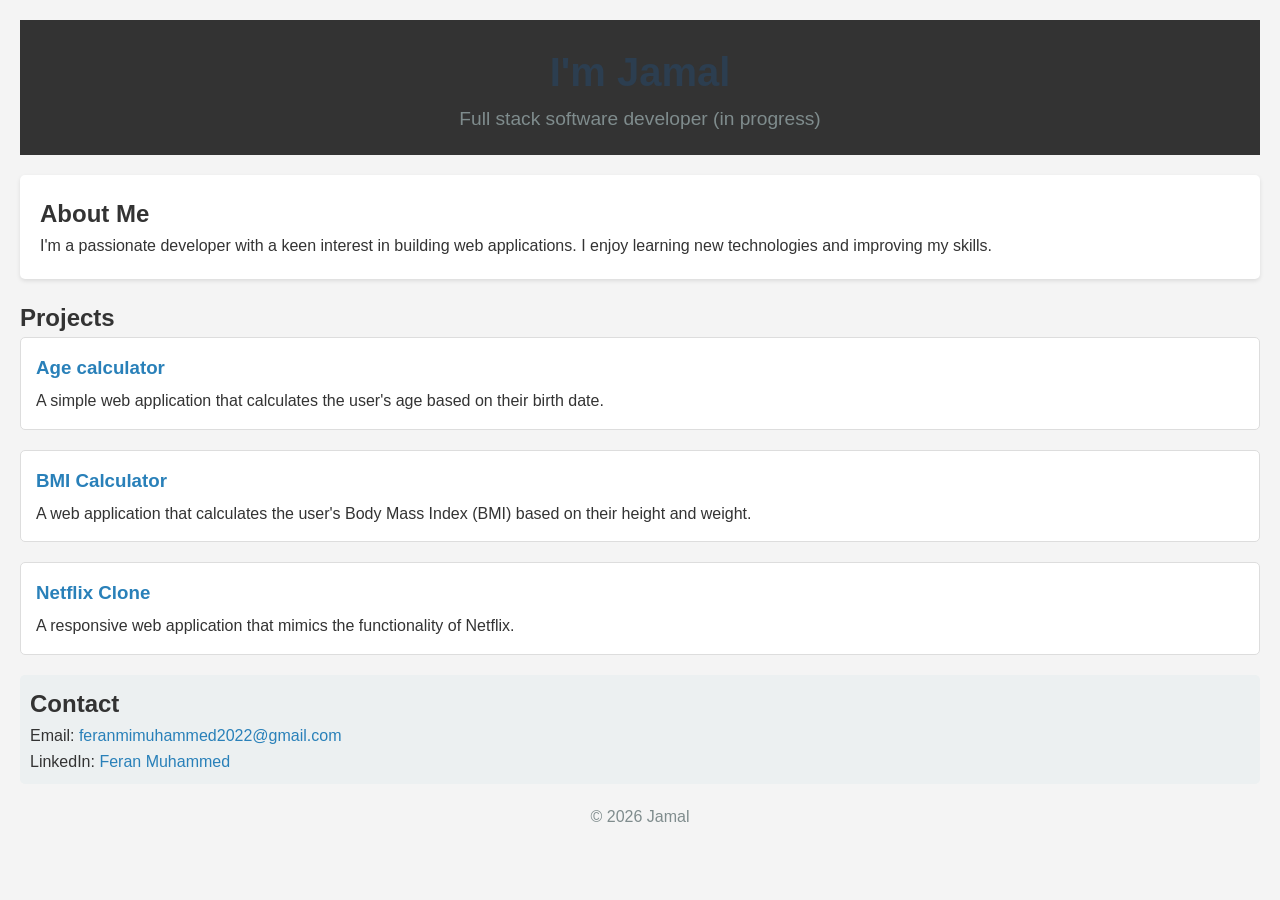
<file: index.html>
<!DOCTYPE html>
<html lang="en">
<head>
    <meta charset="UTF-8">
    <meta name="viewport" content="width=device-width, initial-scale=1.0">
    <title>Jamal's Portfolio</title>
    <link rel="stylesheet" href="styles.css">
</head>
<body>
    <header>
        <h1>I'm Jamal</h1>
        <p>Full stack software developer (in progress)</p>
    </header>
    <section id="about">
        <h2>About Me</h2>
        <p>I'm a passionate developer with a keen interest in building web applications. I enjoy learning new technologies and improving my skills.</p> 
    </section>
    <section id="projects">
        <h2>Projects</h2>
        <div class="project">
            <h3>Age calculator</h3>
            <p>A simple web application that calculates the user's age based on their birth date.</p>
        </div>
        <div class="project">
            <h3>BMI Calculator</h3>
            <p>A web application that calculates the user's Body Mass Index (BMI) based on their height and weight.</p>
        </div>
        <div class="project">
            <h3>Netflix Clone</h3>
            <p>A responsive web application that mimics the functionality of Netflix.</p>
        </div>
    </section>
    <section id="contact">
        <h2>Contact</h2>
        <p>Email: <a href="mailto: feranmimuhammed2022@gmail.com">feranmimuhammed2022@gmail.com</a></p>
        <p>LinkedIn: <a href="https://www.linkedin.com/in/feran-muhammed-79b3b325a/" target="_blank">Feran Muhammed</a></p>
    </section>

</body>
<footer>
    <p>&copy; 2026 Jamal</p>
</footer>

</html>
</file>
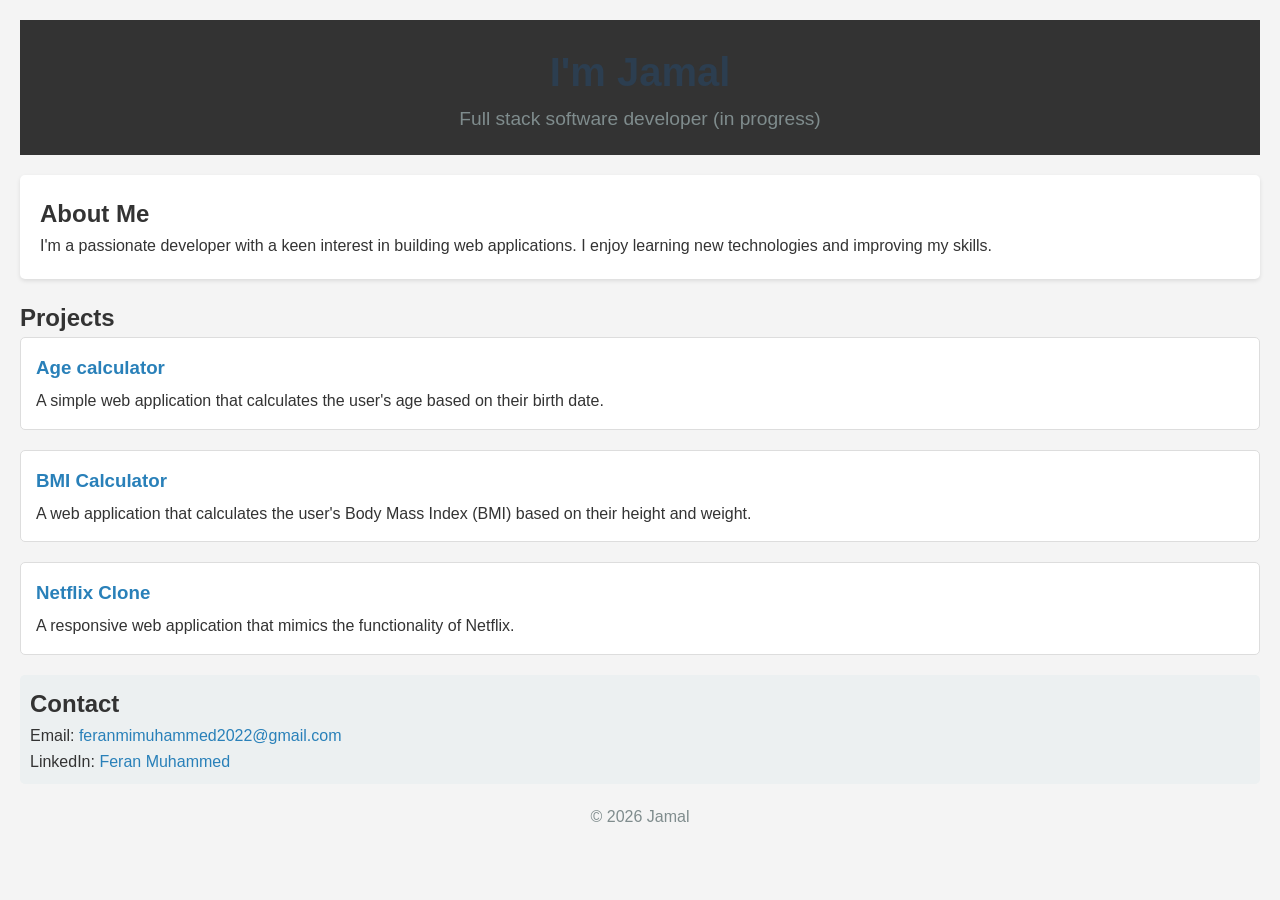
<file: Class-Work/index.html>
<!DOCTYPE html>
<html lang="en">
<head>
    <meta charset="UTF-8">
    <meta name="viewport" content="width=device-width, initial-scale=1.0">
    <title>Jamal's Portfolio</title>
    <link rel="stylesheet" href="styles.css">
</head>
<body>
    <header>
        <h1>I'm Jamal</h1>
        <p>Full stack software developer (in progress)</p>
    </header>
    <section id="about">
        <h2>About Me</h2>
        <p>I'm a passionate developer with a keen interest in building web applications. I enjoy learning new technologies and improving my skills.</p> 
    </section>
    <section id="projects">
        <h2>Projects</h2>
        <div class="project">
            <h3>Age calculator</h3>
            <p>A simple web application that calculates the user's age based on their birth date.</p>
        </div>
        <div class="project">
            <h3>BMI Calculator</h3>
            <p>A web application that calculates the user's Body Mass Index (BMI) based on their height and weight.</p>
        </div>
        <div class="project">
            <h3>Netflix Clone</h3>
            <p>A responsive web application that mimics the functionality of Netflix.</p>
        </div>
    </section>
    <section id="contact">
        <h2>Contact</h2>
        <p>Email: <a href="mailto: feranmimuhammed2022@gmail.com">feranmimuhammed2022@gmail.com</a></p>
        <p>LinkedIn: <a href="https://www.linkedin.com/in/feran-muhammed-79b3b325a/" target="_blank">Feran Muhammed</a></p>
    </section>

</body>
<footer>
    <p>&copy; 2026 Jamal</p>
</footer>

</html>
</file>
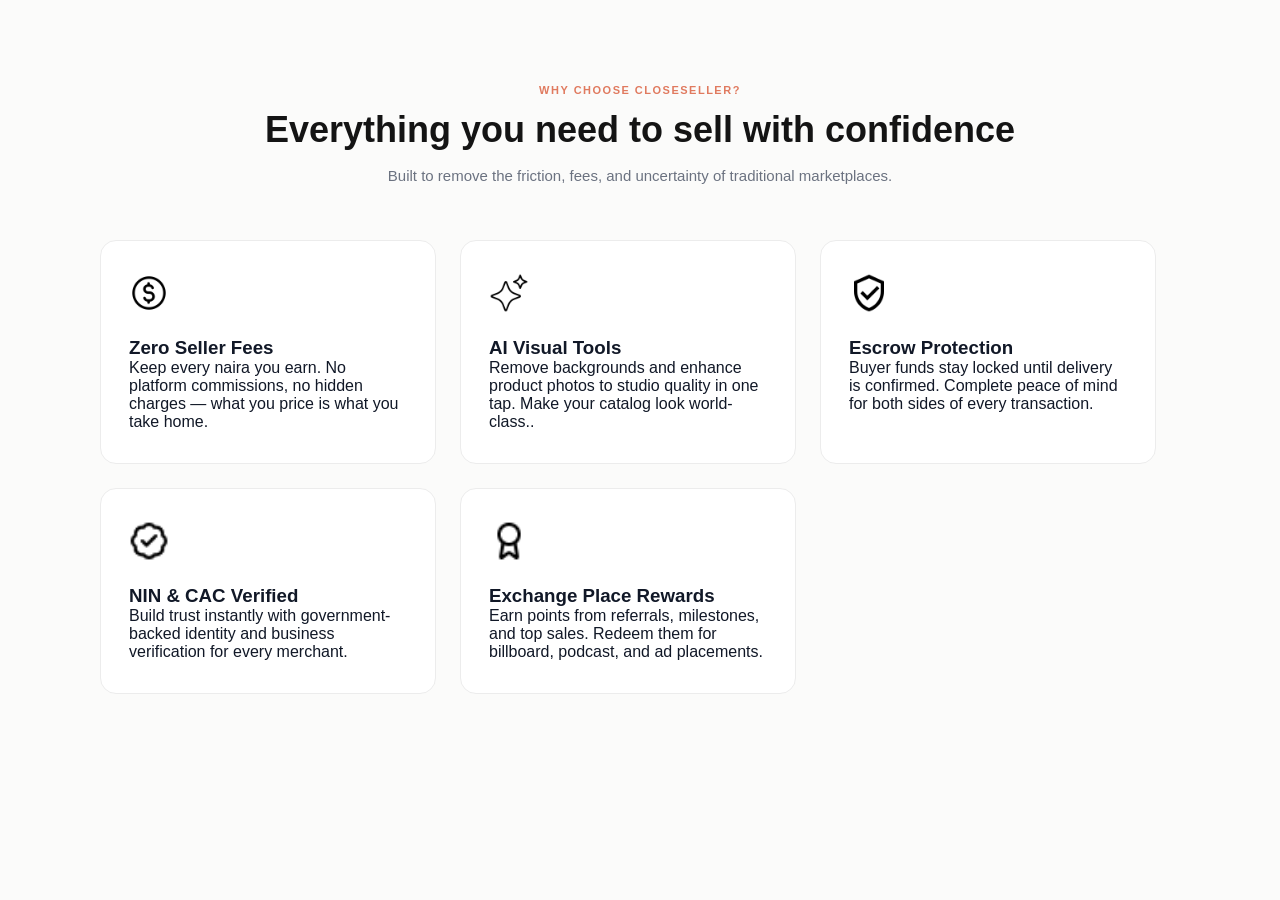
<file: closesellerclone.html>
<!DOCTYPE html>
<html lang="en">
<head>
    <meta charset="UTF-8">
    <meta name="viewport" content="width=device-width, initial-scale=1.0">
    <title>CloseSeller</title>
    <link rel="stylesheet" href="closesellerclone.css">
</head>
<body>
    <section class="features-section">
        <div class="container">
            <div class="section-header">
                <span class="eyebrow">Why Choose CloseSeller?</span>
                <h2>Everything you need to sell with confidence</h2>
                <p>Built to remove the friction, fees, and uncertainty of traditional marketplaces.</p>
            </div>
            <div class="features-grid">
                <div class="feature-card">
                    <img src="dollar.png" alt="Feature 1">
                    <h3>Zero Seller Fees</h3>
                    <p>Keep every naira you earn. No platform commissions, no hidden charges — what you price is what you take home.</p>
                </div>
                <div class="feature-card">
                    <img src="stars.png" alt="Feature 2">
                    <h3>AI Visual Tools</h3>
                    <p>Remove backgrounds and enhance product photos to studio quality in one tap. Make your catalog look world-class..</p>
                </div>
                <div class="feature-card">
                    <img src="shield.png" alt="Feature 3">
                    <h3>Escrow Protection</h3>
                    <p>Buyer funds stay locked until delivery is confirmed. Complete peace of mind for both sides of every transaction.</p>
                </div>
                <div class="feature-card">
                    <img src="badge-check.png" alt="Feature 4">
                    <h3>NIN & CAC Verified</h3>
                    <p>Build trust instantly with government-backed identity and business verification for every merchant.</p>
                </div>
                    <div class="feature-card">
                        <img src="award.png" alt="Feature 5">
                        <h3>Exchange Place Rewards</h3>
                        <p>Earn points from referrals, milestones, and top sales. Redeem them for billboard, podcast, and ad placements.</p>
                    </div>
                    </div>
                    </div>
                    </section>
</body>
</html>
</file>
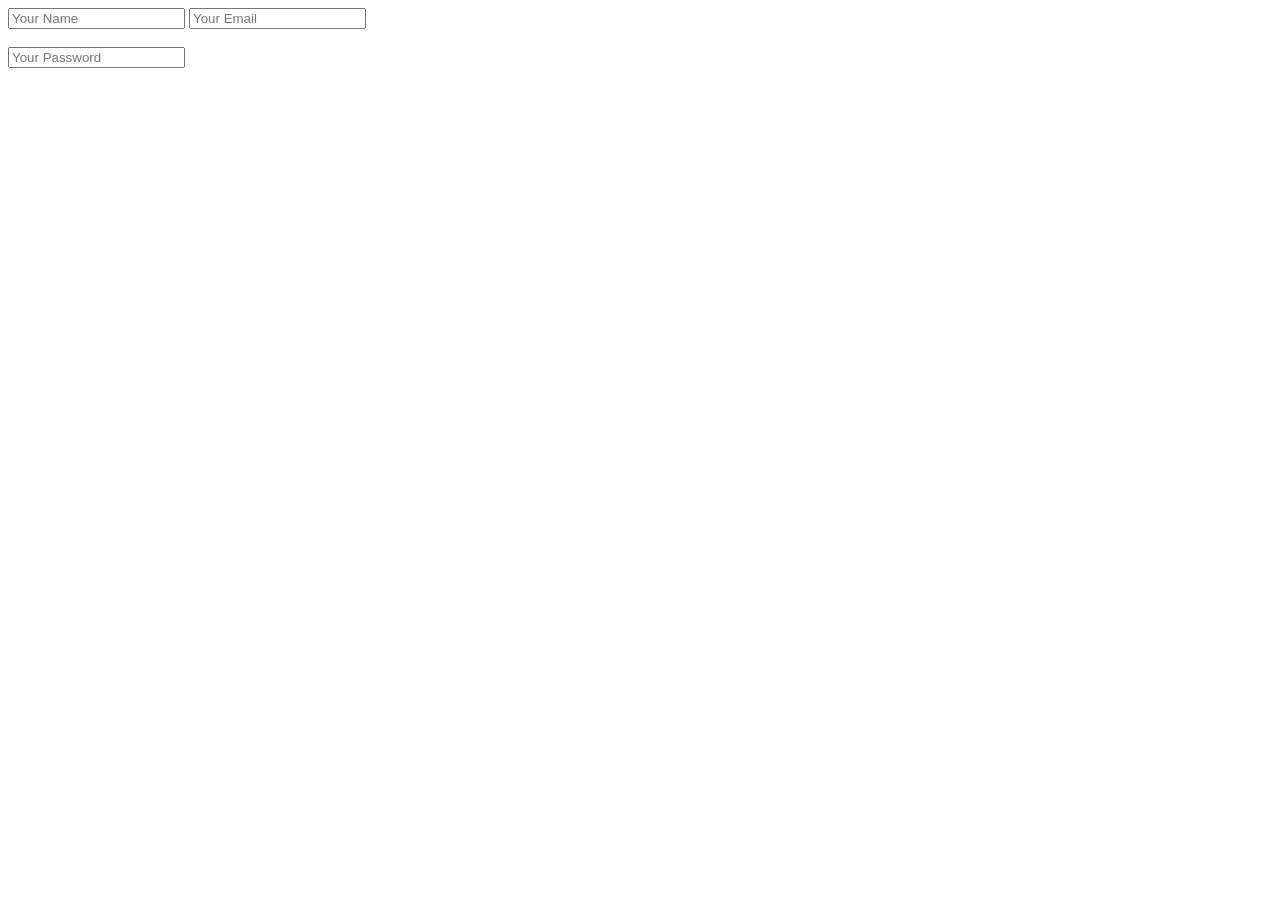
<file: form.html>
<!DOCTYPE html>
<html lang="en">
<head>
    <meta charset="UTF-8">
    <meta name="viewport" content="width=device-width, initial-scale=1.0">
    <title>Form</title>
</head>
<body>
    <form>
        <input type="text" id="name" name="name" placeholder="Your Name">
        <input type="email" id="email" name="email" placeholder="Your Email"><br><br>
        <input type="password" id="password" name="password" placeholder="Your Password"><br><br>
    </form>
</body>
</html>
</file>
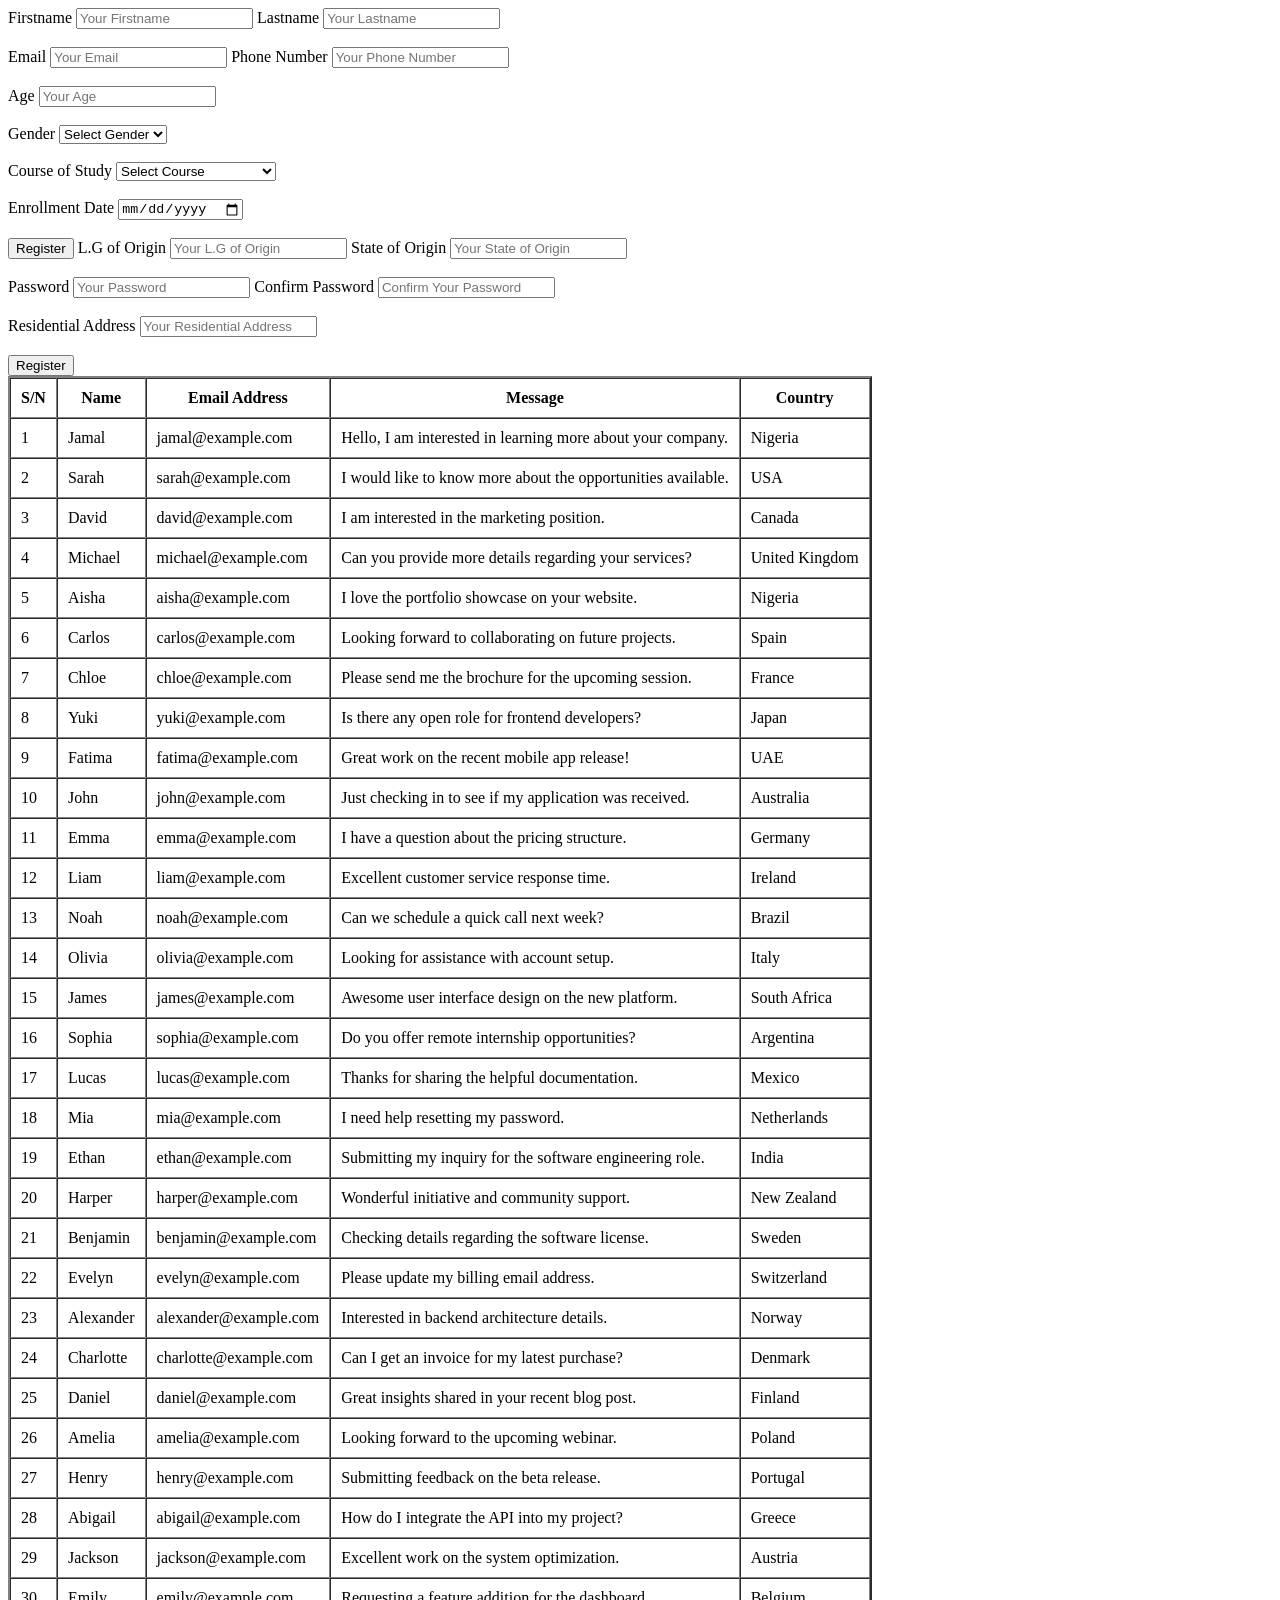
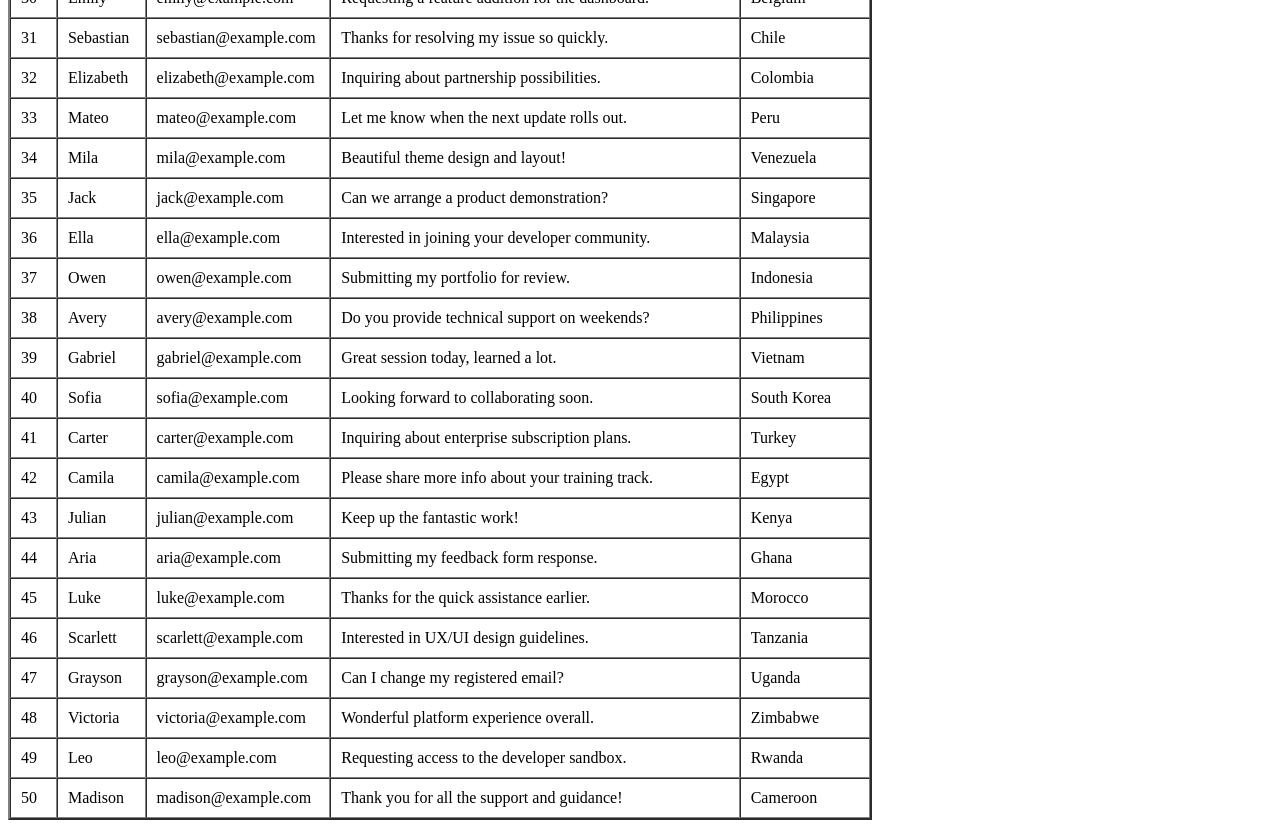
<file: Registeration_form.html>
<!doctype html>
<html lang="en">
  <head>
    <meta charset="UTF-8" />
    <meta name="viewport" content="width=device-width, initial-scale=1.0" />
    <title>Registration</title>
  </head>
  <body>
    <form>
      <label for="Firstname"> Firstname</label>
      <input
        type="text"
        id="Firstname"
        name="Firstname"
        placeholder="Your Firstname"
        required
      />
      <label for="Lastname"> Lastname</label>
      <input
        type="text"
        id="Lastname"
        name="Lastname"
        placeholder="Your Lastname"
        required
      /><br /><br />
      <label for="email"> Email</label>
      <input
        type="email"
        id="email"
        name="email"
        placeholder="Your Email"
        required
      />
      <label for="phone"> Phone Number</label>
      <input
        type="tel"
        id="phone"
        name="phone"
        placeholder="Your Phone Number"
        required
      /><br /><br />
      <label for="age"> Age</label>
      <input
        type="number"
        id="age"
        name="age"
        placeholder="Your Age"
        required
      /><br /><br />
      <label for="gender"> Gender</label>
      <select id="gender" name="gender" required>
        <option value="">Select Gender</option>
        <option value="male">Male</option>
        <option value="female">Female</option>
        <option value="other">Other</option></select
      ><br /><br />
      <label for="Course of Study"> Course of Study</label>
      <select id="course" name="course" required>
        <option value="">Select Course</option>
        <option value="computer science">Computer Science</option>
        <option value="information technology">Information Technology</option>
        <option value="software engineering">
          Software Engineering
        </option></select
      ><br /><br />
      <label for="Enrollment Date"> Enrollment Date</label>
      <input
        type="date"
        id="Enrollment Date"
        name="Enrollment Date"
      /><br /><br />
      <input type="submit" value="Register" />
      <label for="L.G of Origin"> L.G of Origin</label>
      <input
        type="text"
        id="L.G of Origin"
        name="L.G of Origin"
        placeholder="Your L.G of Origin"
        required
      />
      <label for="State of Origin"> State of Origin</label>
      <input
        type="text"
        id="State of Origin"
        name="State of Origin"
        placeholder="Your State of Origin"
        required
      /><br /><br />
      <label for="password"> Password</label>
      <input
        type="password"
        id="password"
        name="password"
        placeholder="Your Password"
        required
      />
      <label for="confirm_password"> Confirm Password</label>
      <input
        type="password"
        id="confirm_password"
        name="confirm_password"
        placeholder="Confirm Your Password"
        required
      /><br /><br />
      <label for="residential address"> Residential Address</label>
      <input
        type="text"
        id="residential address"
        name="residential address"
        placeholder="Your Residential Address"
        required
      /><br /><br />
      <button type="submit">Register</button>
    </form>

    <table border="2" cellpadding="10" cellspacing="0">
      <tr>
        <th>S/N</th>
        <th>Name</th>
        <th>Email Address</th>
        <th>Message</th>
        <th>Country</th>
      </tr>
      <tr>
        <td>1</td>
        <td>Jamal</td>
        <td>jamal@example.com</td>
        <td>Hello, I am interested in learning more about your company.</td>
        <td>Nigeria</td>
      </tr>
      <tr>
        <td>2</td>
        <td>Sarah</td>
        <td>sarah@example.com</td>
        <td>I would like to know more about the opportunities available.</td>
        <td>USA</td>
      </tr>
      <tr>
        <td>3</td>
        <td>David</td>
        <td>david@example.com</td>
        <td>I am interested in the marketing position.</td>
        <td>Canada</td>
      </tr>
      <tr>
        <td>4</td>
        <td>Michael</td>
        <td>michael@example.com</td>
        <td>Can you provide more details regarding your services?</td>
        <td>United Kingdom</td>
      </tr>
      <tr>
        <td>5</td>
        <td>Aisha</td>
        <td>aisha@example.com</td>
        <td>I love the portfolio showcase on your website.</td>
        <td>Nigeria</td>
      </tr>
      <tr>
        <td>6</td>
        <td>Carlos</td>
        <td>carlos@example.com</td>
        <td>Looking forward to collaborating on future projects.</td>
        <td>Spain</td>
      </tr>
      <tr>
        <td>7</td>
        <td>Chloe</td>
        <td>chloe@example.com</td>
        <td>Please send me the brochure for the upcoming session.</td>
        <td>France</td>
      </tr>
      <tr>
        <td>8</td>
        <td>Yuki</td>
        <td>yuki@example.com</td>
        <td>Is there any open role for frontend developers?</td>
        <td>Japan</td>
      </tr>
      <tr>
        <td>9</td>
        <td>Fatima</td>
        <td>fatima@example.com</td>
        <td>Great work on the recent mobile app release!</td>
        <td>UAE</td>
      </tr>
      <tr>
        <td>10</td>
        <td>John</td>
        <td>john@example.com</td>
        <td>Just checking in to see if my application was received.</td>
        <td>Australia</td>
      </tr>
      <tr>
        <td>11</td>
        <td>Emma</td>
        <td>emma@example.com</td>
        <td>I have a question about the pricing structure.</td>
        <td>Germany</td>
      </tr>
      <tr>
        <td>12</td>
        <td>Liam</td>
        <td>liam@example.com</td>
        <td>Excellent customer service response time.</td>
        <td>Ireland</td>
      </tr>
      <tr>
        <td>13</td>
        <td>Noah</td>
        <td>noah@example.com</td>
        <td>Can we schedule a quick call next week?</td>
        <td>Brazil</td>
      </tr>
      <tr>
        <td>14</td>
        <td>Olivia</td>
        <td>olivia@example.com</td>
        <td>Looking for assistance with account setup.</td>
        <td>Italy</td>
      </tr>
      <tr>
        <td>15</td>
        <td>James</td>
        <td>james@example.com</td>
        <td>Awesome user interface design on the new platform.</td>
        <td>South Africa</td>
      </tr>
      <tr>
        <td>16</td>
        <td>Sophia</td>
        <td>sophia@example.com</td>
        <td>Do you offer remote internship opportunities?</td>
        <td>Argentina</td>
      </tr>
      <tr>
        <td>17</td>
        <td>Lucas</td>
        <td>lucas@example.com</td>
        <td>Thanks for sharing the helpful documentation.</td>
        <td>Mexico</td>
      </tr>
      <tr>
        <td>18</td>
        <td>Mia</td>
        <td>mia@example.com</td>
        <td>I need help resetting my password.</td>
        <td>Netherlands</td>
      </tr>
      <tr>
        <td>19</td>
        <td>Ethan</td>
        <td>ethan@example.com</td>
        <td>Submitting my inquiry for the software engineering role.</td>
        <td>India</td>
      </tr>
      <tr>
        <td>20</td>
        <td>Harper</td>
        <td>harper@example.com</td>
        <td>Wonderful initiative and community support.</td>
        <td>New Zealand</td>
      </tr>
      <tr>
        <td>21</td>
        <td>Benjamin</td>
        <td>benjamin@example.com</td>
        <td>Checking details regarding the software license.</td>
        <td>Sweden</td>
      </tr>
      <tr>
        <td>22</td>
        <td>Evelyn</td>
        <td>evelyn@example.com</td>
        <td>Please update my billing email address.</td>
        <td>Switzerland</td>
      </tr>
      <tr>
        <td>23</td>
        <td>Alexander</td>
        <td>alexander@example.com</td>
        <td>Interested in backend architecture details.</td>
        <td>Norway</td>
      </tr>
      <tr>
        <td>24</td>
        <td>Charlotte</td>
        <td>charlotte@example.com</td>
        <td>Can I get an invoice for my latest purchase?</td>
        <td>Denmark</td>
      </tr>
      <tr>
        <td>25</td>
        <td>Daniel</td>
        <td>daniel@example.com</td>
        <td>Great insights shared in your recent blog post.</td>
        <td>Finland</td>
      </tr>
      <tr>
        <td>26</td>
        <td>Amelia</td>
        <td>amelia@example.com</td>
        <td>Looking forward to the upcoming webinar.</td>
        <td>Poland</td>
      </tr>
      <tr>
        <td>27</td>
        <td>Henry</td>
        <td>henry@example.com</td>
        <td>Submitting feedback on the beta release.</td>
        <td>Portugal</td>
      </tr>
      <tr>
        <td>28</td>
        <td>Abigail</td>
        <td>abigail@example.com</td>
        <td>How do I integrate the API into my project?</td>
        <td>Greece</td>
      </tr>
      <tr>
        <td>29</td>
        <td>Jackson</td>
        <td>jackson@example.com</td>
        <td>Excellent work on the system optimization.</td>
        <td>Austria</td>
      </tr>
      <tr>
        <td>30</td>
        <td>Emily</td>
        <td>emily@example.com</td>
        <td>Requesting a feature addition for the dashboard.</td>
        <td>Belgium</td>
      </tr>
      <tr>
        <td>31</td>
        <td>Sebastian</td>
        <td>sebastian@example.com</td>
        <td>Thanks for resolving my issue so quickly.</td>
        <td>Chile</td>
      </tr>
      <tr>
        <td>32</td>
        <td>Elizabeth</td>
        <td>elizabeth@example.com</td>
        <td>Inquiring about partnership possibilities.</td>
        <td>Colombia</td>
      </tr>
      <tr>
        <td>33</td>
        <td>Mateo</td>
        <td>mateo@example.com</td>
        <td>Let me know when the next update rolls out.</td>
        <td>Peru</td>
      </tr>
      <tr>
        <td>34</td>
        <td>Mila</td>
        <td>mila@example.com</td>
        <td>Beautiful theme design and layout!</td>
        <td>Venezuela</td>
      </tr>
      <tr>
        <td>35</td>
        <td>Jack</td>
        <td>jack@example.com</td>
        <td>Can we arrange a product demonstration?</td>
        <td>Singapore</td>
      </tr>
      <tr>
        <td>36</td>
        <td>Ella</td>
        <td>ella@example.com</td>
        <td>Interested in joining your developer community.</td>
        <td>Malaysia</td>
      </tr>
      <tr>
        <td>37</td>
        <td>Owen</td>
        <td>owen@example.com</td>
        <td>Submitting my portfolio for review.</td>
        <td>Indonesia</td>
      </tr>
      <tr>
        <td>38</td>
        <td>Avery</td>
        <td>avery@example.com</td>
        <td>Do you provide technical support on weekends?</td>
        <td>Philippines</td>
      </tr>
      <tr>
        <td>39</td>
        <td>Gabriel</td>
        <td>gabriel@example.com</td>
        <td>Great session today, learned a lot.</td>
        <td>Vietnam</td>
      </tr>
      <tr>
        <td>40</td>
        <td>Sofia</td>
        <td>sofia@example.com</td>
        <td>Looking forward to collaborating soon.</td>
        <td>South Korea</td>
      </tr>
      <tr>
        <td>41</td>
        <td>Carter</td>
        <td>carter@example.com</td>
        <td>Inquiring about enterprise subscription plans.</td>
        <td>Turkey</td>
      </tr>
      <tr>
        <td>42</td>
        <td>Camila</td>
        <td>camila@example.com</td>
        <td>Please share more info about your training track.</td>
        <td>Egypt</td>
      </tr>
      <tr>
        <td>43</td>
        <td>Julian</td>
        <td>julian@example.com</td>
        <td>Keep up the fantastic work!</td>
        <td>Kenya</td>
      </tr>
      <tr>
        <td>44</td>
        <td>Aria</td>
        <td>aria@example.com</td>
        <td>Submitting my feedback form response.</td>
        <td>Ghana</td>
      </tr>
      <tr>
        <td>45</td>
        <td>Luke</td>
        <td>luke@example.com</td>
        <td>Thanks for the quick assistance earlier.</td>
        <td>Morocco</td>
      </tr>
      <tr>
        <td>46</td>
        <td>Scarlett</td>
        <td>scarlett@example.com</td>
        <td>Interested in UX/UI design guidelines.</td>
        <td>Tanzania</td>
      </tr>
      <tr>
        <td>47</td>
        <td>Grayson</td>
        <td>grayson@example.com</td>
        <td>Can I change my registered email?</td>
        <td>Uganda</td>
      </tr>
      <tr>
        <td>48</td>
        <td>Victoria</td>
        <td>victoria@example.com</td>
        <td>Wonderful platform experience overall.</td>
        <td>Zimbabwe</td>
      </tr>
      <tr>
        <td>49</td>
        <td>Leo</td>
        <td>leo@example.com</td>
        <td>Requesting access to the developer sandbox.</td>
        <td>Rwanda</td>
      </tr>
      <tr>
        <td>50</td>
        <td>Madison</td>
        <td>madison@example.com</td>
        <td>Thank you for all the support and guidance!</td>
        <td>Cameroon</td>
      </tr>
    </table>
  </body>
</html>
</file>
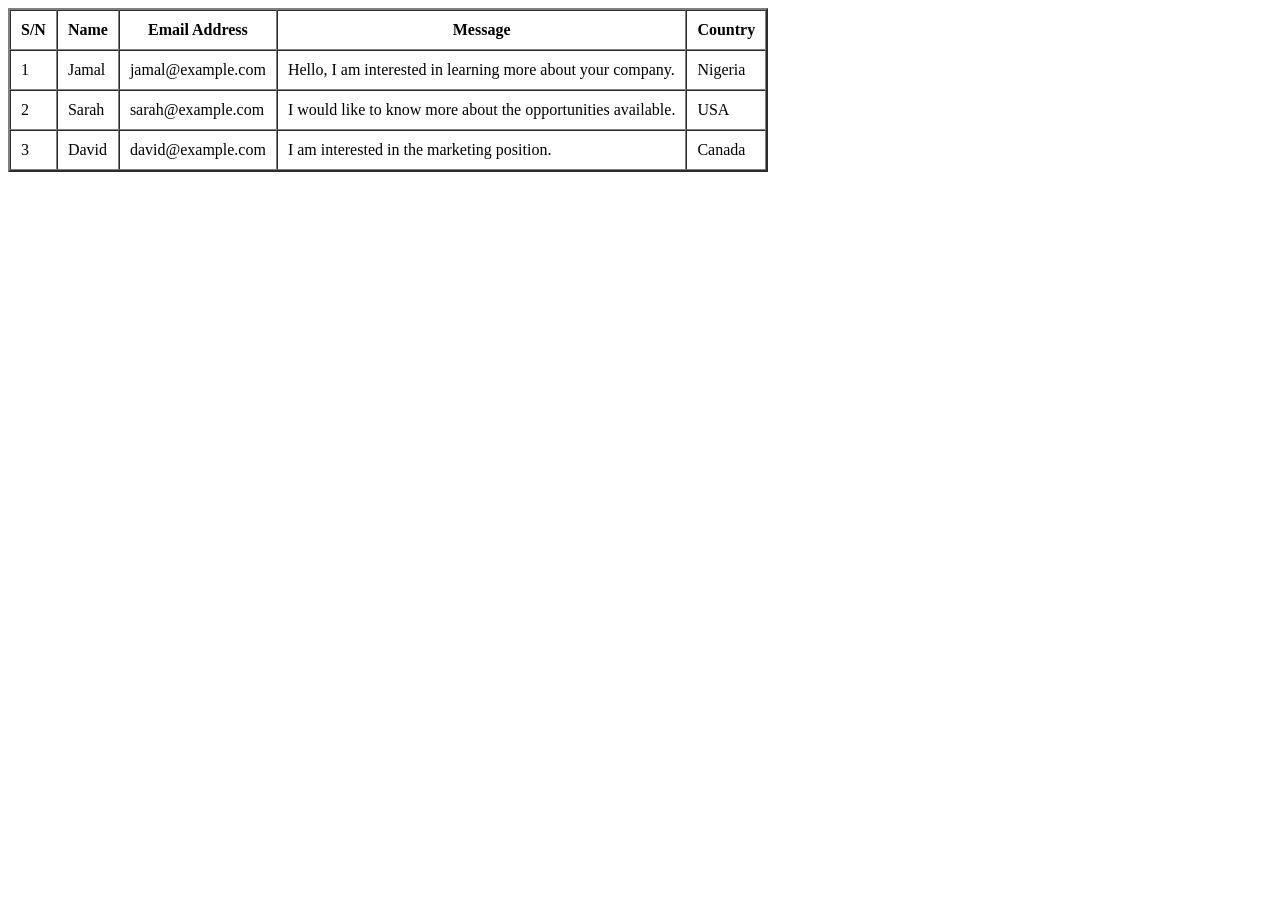
<file: table.html>
<!DOCTYPE html>
<html lang="en">
<head>
    <meta charset="UTF-8">
    <meta name="viewport" content="width=device-width, initial-scale=1.0">
    <title>Table</title>
</head>
<body>
    <table border="2" cellpadding="10" cellspacing="0">
        <tr>
            <th>S/N</th>
            <th>Name</th>
            <th>Email Address</th>
            <th>Message</th>
            <th>Country</th>
        </tr>
        <tr>
            <td>1</td>
            <td>Jamal</td>
            <td>jamal@example.com</td>
            <td>Hello, I am interested in learning more about your company.</td>
            <td>Nigeria</td>
        </tr>
        <tr>
            <td>2</td>
            <td>Sarah</td>
            <td>sarah@example.com</td>
            <td>I would like to know more about the opportunities available.</td>
            <td>USA</td>
        </tr>               
        <tr>
            <td>3</td>
            <td>David</td>
            <td>david@example.com</td>
            <td>I am interested in the marketing position.</td>
            <td>Canada</td>
        </tr>
    </table>
</body>
</html>
</file>
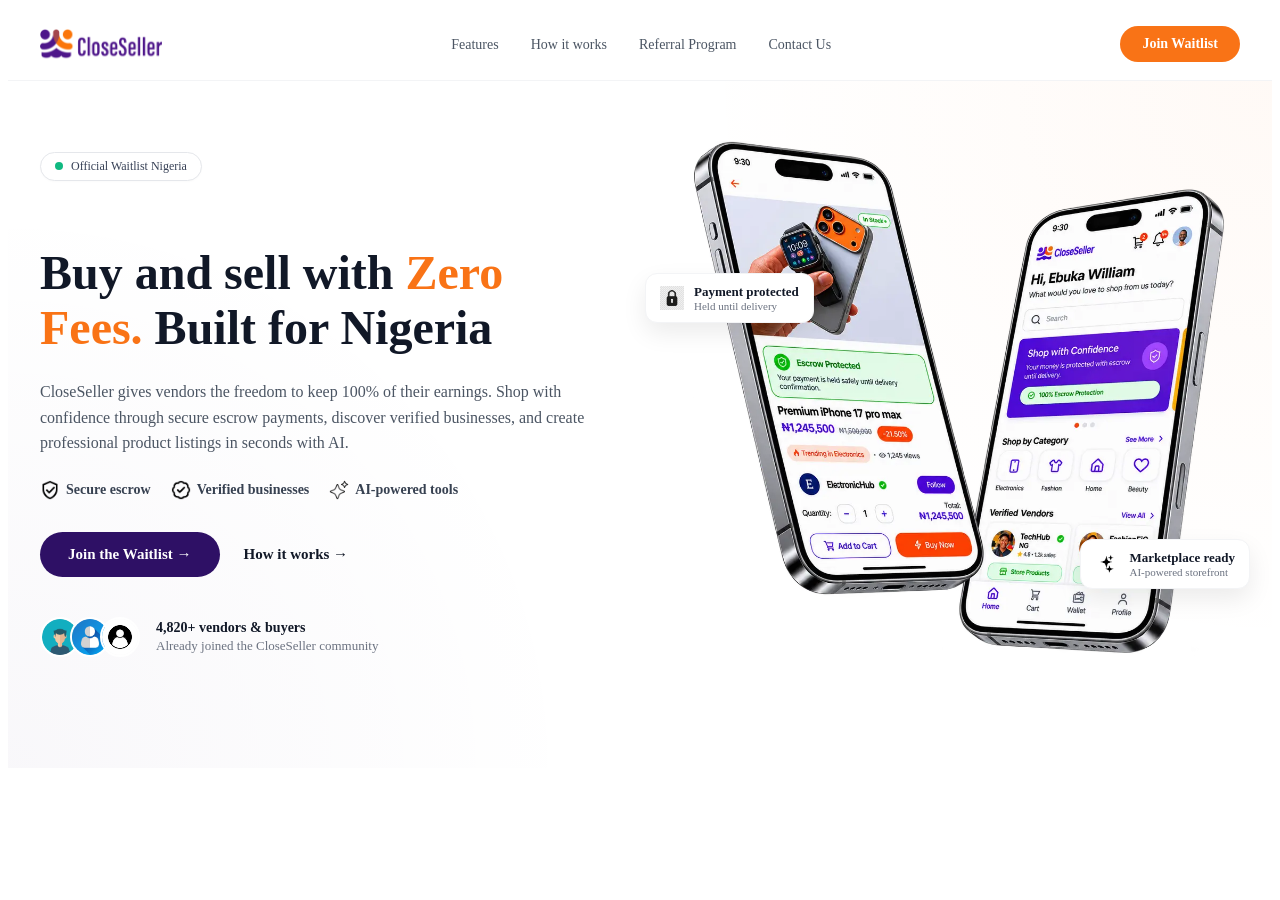
<file: Class-Work/closeseller-hero-section.html>
<!DOCTYPE html>
<html lang="en">
<head>
    <meta charset="UTF-8">
    <meta name="viewport" content="width=device-width, initial-scale=1.0">
    <title>Hero Section</title>
    <link rel="stylesheet" href="closeseller-hero-section.css">
</head>
<body>
    <header class="navbar">
        <div class="container navbar-container">
            <div class="logo">
                <img src="closeseller-logo.svg" alt="Logo">
            </div>
            <nav>
                <ul class="nav-links">
                    <li><a href="#features">Features</a></li>
                    <li><a href="#how-it-works">How it works</a></li>
                    <li><a href="#referral">Referral Program</a></li>
                    <li><a href="#contact">Contact Us</a></li>    
                </ul>
            </nav>
            <a href="#waitlist" class="btn-primary-orange">Join Waitlist</a>
        </div>
    </header>

    <section class="hero-section">
        <div class="container hero-grid">
            <div class="hero-text-content">
               <div class="waitlist-badge">
                    <span class="dot"></span>
                    <span>Official Waitlist Nigeria</span>
                </div>
                
               <strong><h1>Buy and sell with <span class="highlight">Zero Fees.</span> Built for Nigeria</h1></strong>
                
                <p>CloseSeller gives vendors the freedom to keep 100% of their earnings. Shop with confidence through secure escrow payments, discover verified businesses, and create professional product listings in seconds with AI.</p>
                
                <div class="hero-checks">
                    <span><img src="shield.png" width="20px" alt="Shield"> Secure escrow</span>
                    <span><img src="badge-check.png" width="20px" alt="Verified"> Verified businesses</span>
                    <span><img src="stars.png" width="20px" alt="AI"> AI-powered tools</span>
                </div>

                <div class="hero-buttons">
                    <a href="#" class="btn-dark-purple">Join the Waitlist →</a>
                    <a href="#" class="btn-text">How it works →</a>
                </div>

                <div class="social-proof">
                    <div class="avatar-group">
                        <img src="avatar1.png" alt="User">
                        <img src="avatar2.png" alt="User">
                        <img src="avatar3.png" alt="User">
                    </div>
                    <div class="proof-text">
                        <strong>4,820+ vendors & buyers</strong>
                        <span>Already joined the CloseSeller community</span>
                    </div>
                </div>
            </div>

            <div class="hero-image-content">
                <div class="phone-mockup-wrapper">
                    <div class="floating-badge badge-top">
                        <span><img src="padlock.png" width="16px" alt="Padlock"></span>
                        <div>
                            <strong>Payment protected</strong>
                            <p>Held until delivery</p>
                        </div>
                    </div>

                    <img src="hero-image.png" alt="Hero Image">

                    <!-- Floating Bottom Badge -->
                    <div class="floating-badge badge-bottom">
                        <span><img src="star.png" width="16px" alt="Star"></span>
                        <div>
                            <strong>Marketplace ready</strong>
                            <p>AI-powered storefront</p>
                        </div>
                    </div>
                </div>
            </div>
        </div>
    </section>
</body>
</html>
</file>
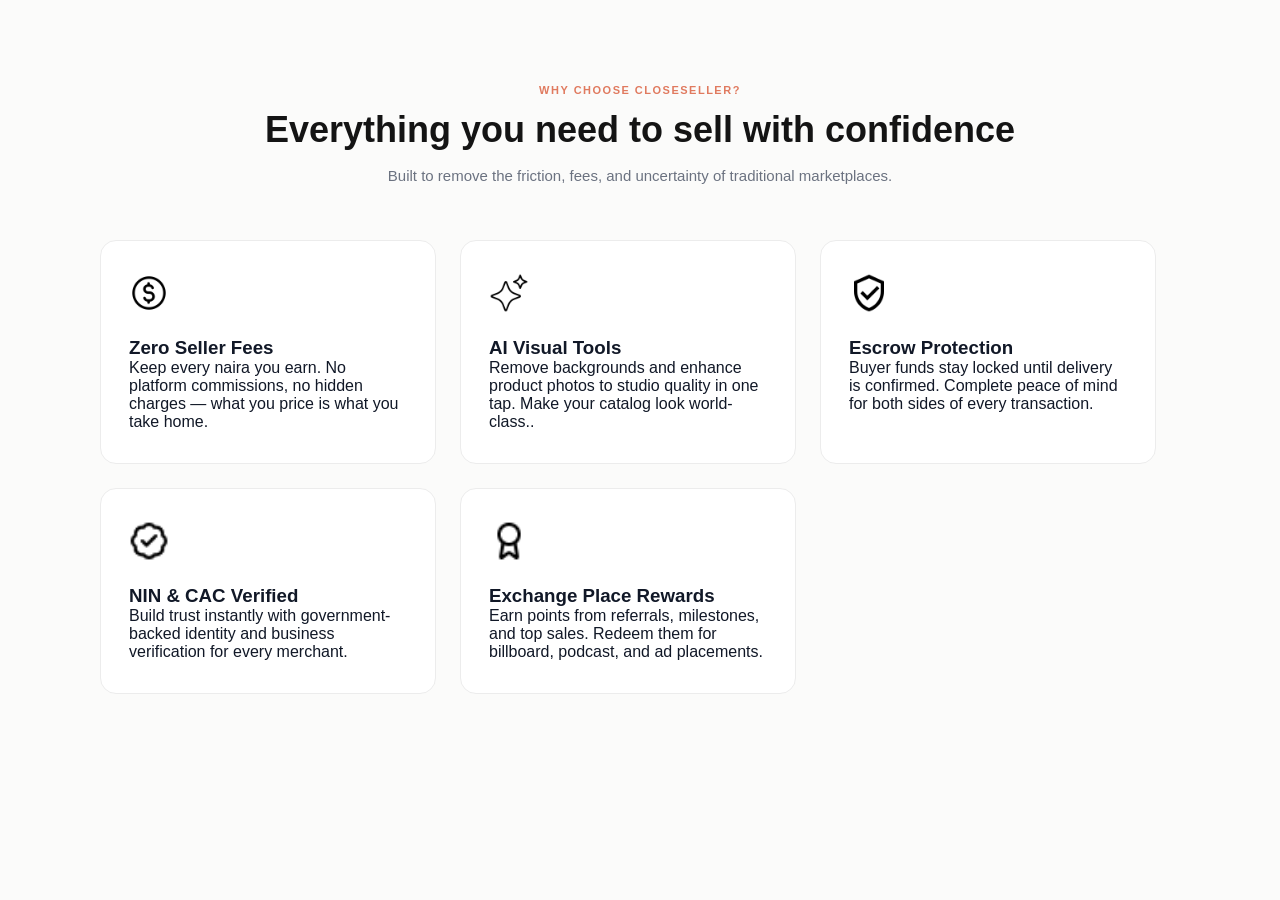
<file: Class-Work/closesellerclone.html>
<!DOCTYPE html>
<html lang="en">
<head>
    <meta charset="UTF-8">
    <meta name="viewport" content="width=device-width, initial-scale=1.0">
    <title>CloseSeller</title>
    <link rel="stylesheet" href="closesellerclone.css">
</head>
<body>
    <section class="features-section">
        <div class="container">
            <div class="section-header">
                <span class="eyebrow">Why Choose CloseSeller?</span>
                <h2>Everything you need to sell with confidence</h2>
                <p>Built to remove the friction, fees, and uncertainty of traditional marketplaces.</p>
            </div>
            <div class="features-grid">
                <div class="feature-card">
                    <img src="dollar.png" alt="Feature 1">
                    <h3>Zero Seller Fees</h3>
                    <p>Keep every naira you earn. No platform commissions, no hidden charges — what you price is what you take home.</p>
                </div>
                <div class="feature-card">
                    <img src="stars.png" alt="Feature 2">
                    <h3>AI Visual Tools</h3>
                    <p>Remove backgrounds and enhance product photos to studio quality in one tap. Make your catalog look world-class..</p>
                </div>
                <div class="feature-card">
                    <img src="shield.png" alt="Feature 3">
                    <h3>Escrow Protection</h3>
                    <p>Buyer funds stay locked until delivery is confirmed. Complete peace of mind for both sides of every transaction.</p>
                </div>
                <div class="feature-card">
                    <img src="badge-check.png" alt="Feature 4">
                    <h3>NIN & CAC Verified</h3>
                    <p>Build trust instantly with government-backed identity and business verification for every merchant.</p>
                </div>
                    <div class="feature-card">
                        <img src="award.png" alt="Feature 5">
                        <h3>Exchange Place Rewards</h3>
                        <p>Earn points from referrals, milestones, and top sales. Redeem them for billboard, podcast, and ad placements.</p>
                    </div>
                    </div>
                    </div>
                    </section>
</body>
</html>
</file>
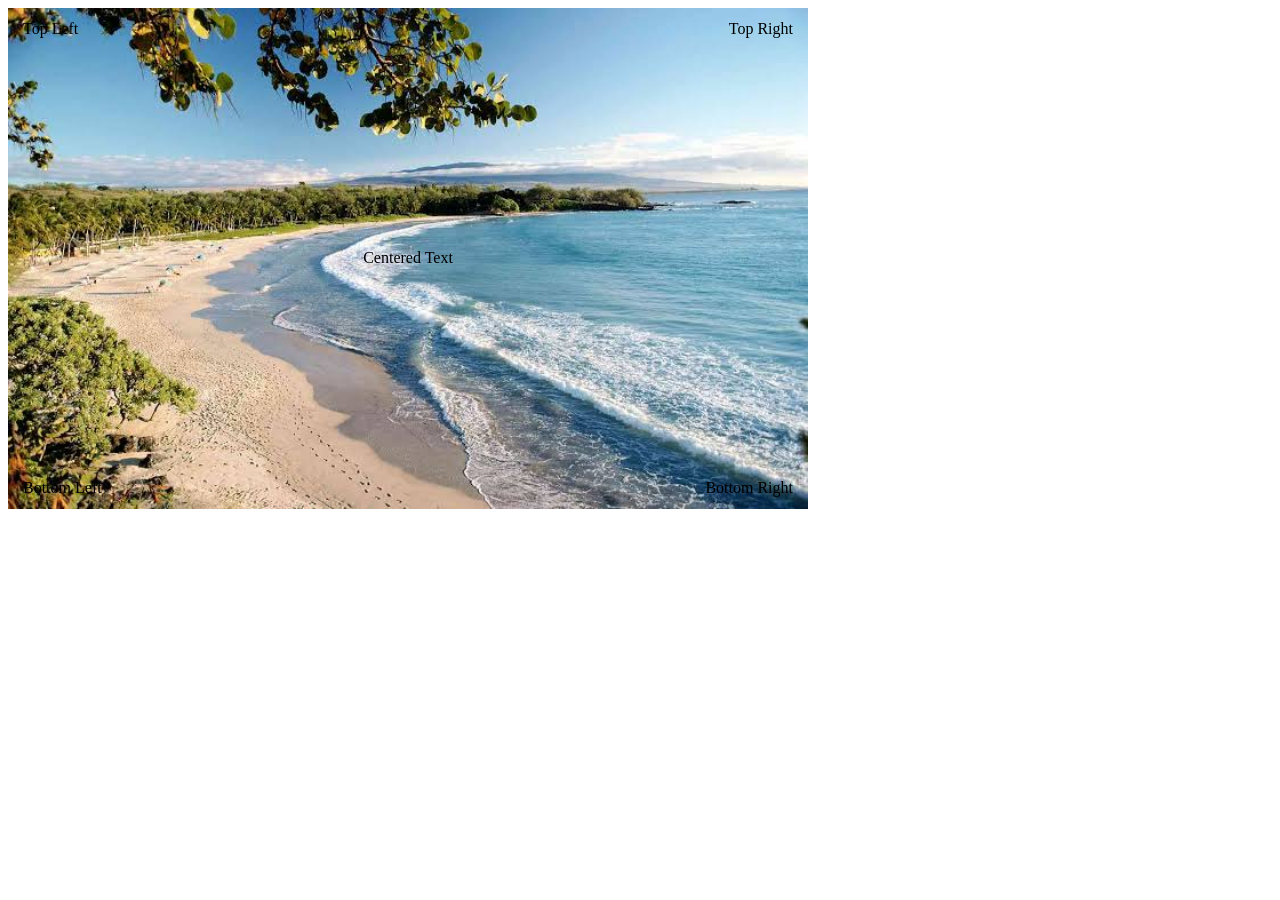
<file: Class-Work/text-positioning.html>
<!DOCTYPE html>
<html lang="en">
<head>
    <meta charset="UTF-8">
    <meta name="viewport" content="width=device-width, initial-scale=1.0">
    <title>Text Positioning on Images</title>
    <link rel="stylesheet" href="text-positioning.css">
</head>
<body>
    <div class="image-container">
        <img src="image.jpg" alt="Background Image">
        <div class="top-right">Top Right</div>
        <div class="top-left">Top Left</div>
        <div class="bottom-left">Bottom Left</div>
        <div class="bottom-right">Bottom Right</div>
        <div class="centered">Centered Text</div>
    </div>
</body>
</html>
</file>
<file: styles.css>
* {
    padding: 0;
    margin: 0;
    box-sizing: border-box;
}
body {
    font-family: 'Poppins', sans-serif;
    background-color: #f4f4f4f4;
    color: #333;
    line-height: 1.6;
    padding: 20px;
}
header {
    background-color: #333;
    color: #fff;
    padding: 20px 0;
    text-align: center;
    margin-bottom: 20px;
}
h1{
 font-size: 2.5rem;
color: #2c3e50;
}
header p{
    font-size: 1.2rem;
    color: #7f8c8d;
}
#about {
    background-color: #fff;
    padding: 20px;
    margin-bottom: 20px;
    border-radius: 5px;
    box-shadow: 0 2px 4px rgba(0, 0, 0, 0.1);
}
about h2 {
    font-size: 2rem;
 color: #34c95e;
    margin-bottom: 10px;
}
#projects {
  margin-bottom: 20px;
}
.project {
    background-color: #fff;
    padding: 20px;
    margin-bottom: 20px;
    border-radius: 5px;
    /* box-shadow: 0 2px 4px rgba(0, 0, 0, 0.1); */
    border: 1px solid #ddd;
    padding: 15px;
}
.project h3 {
    color: #2980b9;
    margin-bottom: 5px;
}
#contact {
    background-color: #ecf0f1;
    padding: 10px;
    border-radius: 5px;
}

#contact a {
    color: #2980b9;
    text-decoration: none;
}

#contact a:hover {
    text-decoration: underline;
}
footer {
    text-align: center;
    margin-top: 20px;
    color: #7f8c8d;
}
</file>
<file: Class-Work/styles.css>
* {
    padding: 0;
    margin: 0;
    box-sizing: border-box;
}
body {
    font-family: 'Poppins', sans-serif;
    background-color: #f4f4f4f4;
    color: #333;
    line-height: 1.6;
    padding: 20px;
}
header {
    background-color: #333;
    color: #fff;
    padding: 20px 0;
    text-align: center;
    margin-bottom: 20px;
}
h1{
 font-size: 2.5rem;
color: #2c3e50;
}
header p{
    font-size: 1.2rem;
    color: #7f8c8d;
}
#about {
    background-color: #fff;
    padding: 20px;
    margin-bottom: 20px;
    border-radius: 5px;
    box-shadow: 0 2px 4px rgba(0, 0, 0, 0.1);
}
about h2 {
    font-size: 2rem;
 color: #34c95e;
    margin-bottom: 10px;
}
#projects {
  margin-bottom: 20px;
}
.project {
    background-color: #fff;
    padding: 20px;
    margin-bottom: 20px;
    border-radius: 5px;
    /* box-shadow: 0 2px 4px rgba(0, 0, 0, 0.1); */
    border: 1px solid #ddd;
    padding: 15px;
}
.project h3 {
    color: #2980b9;
    margin-bottom: 5px;
}
#contact {
    background-color: #ecf0f1;
    padding: 10px;
    border-radius: 5px;
}

#contact a {
    color: #2980b9;
    text-decoration: none;
}

#contact a:hover {
    text-decoration: underline;
}
footer {
    text-align: center;
    margin-top: 20px;
    color: #7f8c8d;
}
</file>
<file: closesellerclone.css>
*{
    box-sizing:border-box;
    margin:0;
    padding:0;
}
body{
    font-family: 'Poppins', sans-serif;
    background-color: #fbfbfa;
    color: #111827;
}
.features-section{
    padding: 80px 20px;
}
.container{
    max-width: 1080px;
    margin: 0% auto;
}
.section-header{
    text-align: center;
    max-width: 1080px;
    margin: 0 auto 52px;
}
.eyebrow{
    display:inline-block;
    font-size: 11px;
    font-weight: 700;
    letter-spacing: 1.5px;
  text-transform: uppercase;
  color: #e07a5f;
  margin-bottom: 12px;
}
.section-header h2{
    font-size: 36px;
    font-weight: 800;
    line-height: 1.2;
    margin-bottom: 14px;
color: #141414;
}
.section-header p{
    font-size: 15px;
  color: #6b7280;
  line-height: 1.5;
}
.features-grid {
  display: flex;
 flex-wrap: wrap;
  gap: 24px;
}
.feature-card {
  background-color: #ffffff;
  width: calc(33.333% - 24px);
  min-width: 280px;
  border: 1px solid #ececec;
  border-radius: 16px;
  padding: 32px 28px;
  display: flex;
  flex-direction: column;
  align-items: flex-start;
  text-align: left;
  cursor: pointer;
  transition: transform 0.25s cubic-bezier(0.25, 0.8, 0.25, 1),
              border-color 0.25s ease,
              box-shadow 0.25s ease;
}
.feature-card:hover {
  transform: translateY(-4px);
  border-color: #b4c5fd;
  box-shadow: 0 0 3px rgba(139, 92, 246, 0.12),
   0 12px 24px -6px rgba(17, 24, 39, 0.06);
}
.feature-card img {
    width: 40px;
    height: 40px;
    margin-bottom: 24px;
}
</file>
<file: Class-Work/closeseller-hero-section.css>
.container {
    max-width: 1200px;
    margin: 0 auto;
    padding: 0 20px;
}

.navbar {
    padding: 18px 0;
    background-color: #ffffff;
    border-bottom: 1px solid #f3f4f6;
    position: sticky;
    top: 0;
    z-index: 100;
}

.navbar-container {
    display: flex;
    justify-content: space-between;
    align-items: center;
}

.logo{
    display: flex;
    align-items: center;
    gap: 10px;
    font-weight: 800;
    font-size: 20px;
    color: #111827;
}

 /*.logo img {
   width: 40px;    
    height: 28px;
}*/

.nav-links {
    display: flex;
    list-style: none;
    gap: 32px;
    margin: 0;
    padding: 0;
}

.nav-links a {
    text-decoration: none;
    color: #4b5563;
    font-weight: 500;
    transition: color 0.2s ease;
    font-size: 14px;
}

.nav-links a:hover {
    color: #FFA500;
}

.btn-primary-orange{
    background-color: #f97316;
    color: #ffffff;
    padding: 10px 22px;
    border-radius: 50px;
    text-decoration: none;
    font-size: 14px;
    font-weight: 600;
    transition: background-color 0.2s ease;
}

.btn-primary-orange:hover {
    background-color: #ea580c;
}

.hero-section {
    padding: 60px 0 100px;
    background: radial-gradient(circle at top right, rgba(249, 115, 22, 0.04), transparent 40%),
                radial-gradient(circle at bottom left, rgba(46, 16, 101, 0.03), transparent 40%);
}

.hero-grid {
    display: flex;
    align-items: center;
    gap: 50px;
}

.hero-text-content {
    flex: 1;
}

.waitlist-badge{
    display: inline-flex;
    align-items: center;
    gap: 8px;
    background-color: #ffffff;
    color: #374156;
    padding: 6px 14px;
    border-radius: 50px;
    font-size: 12px;
    font-weight: 500;
    margin-bottom: 24px;
    box-shadow: 0 1px 2px rgba(0, 0, 0, 0.02);
    border: 1px solid #e5e7eb;
}

.dot{
    width: 8px;
    height: 8px;
    background-color: #10b981;
    border-radius: 50%;
}

.hero-text-content h1 {
    font-size: 48px;
    font-weight: 800;
    color: #111827;
    margin-bottom: 24px;
    line-height: 1.15;
}

.highlight{
    color: #f97316;
}

.hero-text-content p {
    font-size: 16px;
    color: #4b5563;
    line-height: 1.6;
    margin-bottom: 24px;
}

.hero-checks {
    display: flex;
    gap: 20px;
    margin-bottom: 32px;
    font-size: 14px;
    color: #374151;
    font-weight: 600;
    align-items: center;
}

.hero-checks span {
    display: flex;
    align-items: center;
    gap: 6px;
}

.hero-buttons {
    display: flex;
    align-items: center;
    gap: 24px;
    margin-bottom: 40px;
}

.btn-dark-purple {
    background-color: #2e1065;
    color: #ffffff;
    padding: 14px 28px;
    border-radius: 50px;
    text-decoration: none;
    font-size: 15px;
    font-weight: 600;
    display: inline-flex;
    align-items: center;
    gap: 8px;
    transition: background-color 0.2s ease, transform 0.2s ease;
}

.btn-dark-purple:hover {
    background-color: #1e0b43;
    transform: translateY(-2px);
}

.btn-text {
    color: #111827;
    text-decoration: none;
    font-weight: 600;
    font-size: 15px;
    transition: color 0.2s ease;
}

.btn-text:hover {
    color: #f97316;
}

.social-proof {
    display: flex;
    align-items: center;
    gap: 16px;
}

.avatar-group {
    display: flex;
}

.avatar-group img {
    width: 36px;
    height: 36px;
    border-radius: 50%;
    border: 2px solid #ffffff;
    object-fit: cover;
    margin-left: -10px; 
}

.avatar-group img:first-child {
    margin-left: 0;
}
.proof-text strong {
    display: block;
    font-size: 14px;
    color: #111827;
}
.proof-text span {
    font-size: 13px;
    color: #6b7280;
}

.hero-image-content {
    flex: 1;
    display: flex;
    justify-content: center;
}

.phone-mockup-wrapper {
    position: relative;
    max-width: 100%;
}

.phone-mockup-wrapper img {
    max-width: 100%;
    height: auto;
    display: block;
}
.floating-badge {
    position: absolute;
    background: #ffffff;
    padding: 10px 14px;
    border-radius: 12px;
    display: flex;
    align-items: center;
    gap: 10px;
    box-shadow: 0 10px 25px rgba(0, 0, 0, 0.08);
    border: 1px solid #f3f4f6;
    font-size: 12px;
    z-index: 10;
}
.floating-badge img{
    width: 24px;
    height: 24px;
    object-fit: contain;
}

.floating-badge strong {
    display: block;
    color: #111827;
    font-size: 13px;
}

.floating-badge p {
    margin: 0;
    color: #6b7280;
    font-size: 11px;
}

.badge-top {
    top: 25%;
    left: -20px;
}

.badge-bottom {
    bottom: 15%;
    right: -10px;
}
</file>
<file: Class-Work/closesellerclone.css>
*{
    box-sizing:border-box;
    margin:0;
    padding:0;
}
body{
    font-family: 'Poppins', sans-serif;
    background-color: #fbfbfa;
    color: #111827;
}
.features-section{
    padding: 80px 20px;
}
.container{
    max-width: 1080px;
    margin: 0% auto;
}
.section-header{
    text-align: center;
    max-width: 1080px;
    margin: 0 auto 52px;
}
.eyebrow{
    display:inline-block;
    font-size: 11px;
    font-weight: 700;
    letter-spacing: 1.5px;
  text-transform: uppercase;
  color: #e07a5f;
  margin-bottom: 12px;
}
.section-header h2{
    font-size: 36px;
    font-weight: 800;
    line-height: 1.2;
    margin-bottom: 14px;
color: #141414;
}
.section-header p{
    font-size: 15px;
  color: #6b7280;
  line-height: 1.5;
}
.features-grid {
  display: flex;
 flex-wrap: wrap;
  gap: 24px;
}
.feature-card {
  background-color: #ffffff;
  width: calc(33.333% - 24px);
  min-width: 280px;
  border: 1px solid #ececec;
  border-radius: 16px;
  padding: 32px 28px;
  display: flex;
  flex-direction: column;
  align-items: flex-start;
  text-align: left;
  cursor: pointer;
  transition: transform 0.25s cubic-bezier(0.25, 0.8, 0.25, 1),
              border-color 0.25s ease,
              box-shadow 0.25s ease;
}
.feature-card:hover {
  transform: translateY(-4px);
  border-color: #b4c5fd;
  box-shadow: 0 0 3px rgba(139, 92, 246, 0.12),
   0 12px 24px -6px rgba(17, 24, 39, 0.06);
}
.feature-card img {
    width: 40px;
    height: 40px;
    margin-bottom: 24px;
}
</file>
<file: Class-Work/text-positioning.css>
.image-container{
    position: relative;
    width: 100%;
    max-width: 800px;
}
.image-container img{
    width: 100%;
    height: auto;
    display: block;
}
.top-right{
    position: absolute;
    top: 12px;
    right: 15px;
}
.top-left{
    position: absolute;
    top: 12px;
    left: 15px;
}
.bottom-left{
    position: absolute;
    bottom: 12px;
    left: 15px;
}
.bottom-right{
    position: absolute;
    bottom: 12px;
    right: 15px;
}
.centered{
    position: absolute;
    top: 50%;
    left: 50%;
    transform: translate(-50%, -50%);
}
</file>
